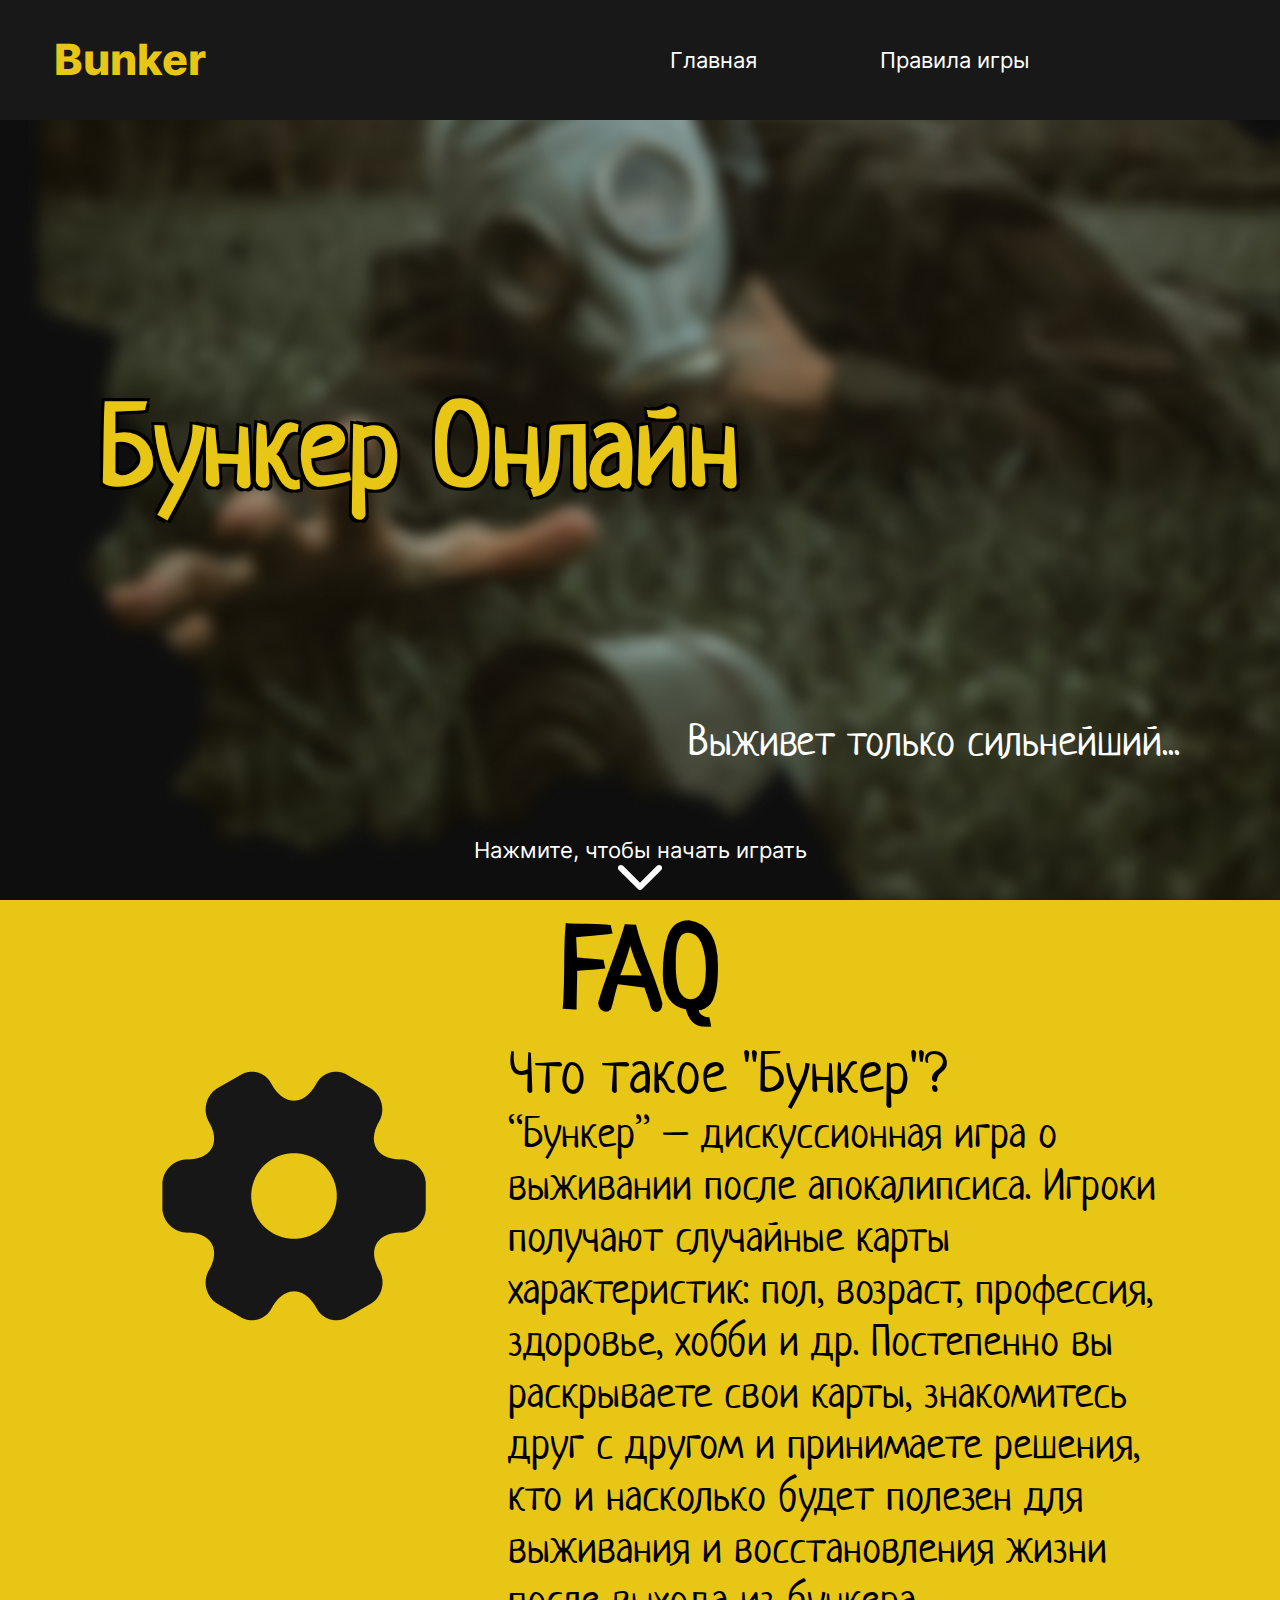
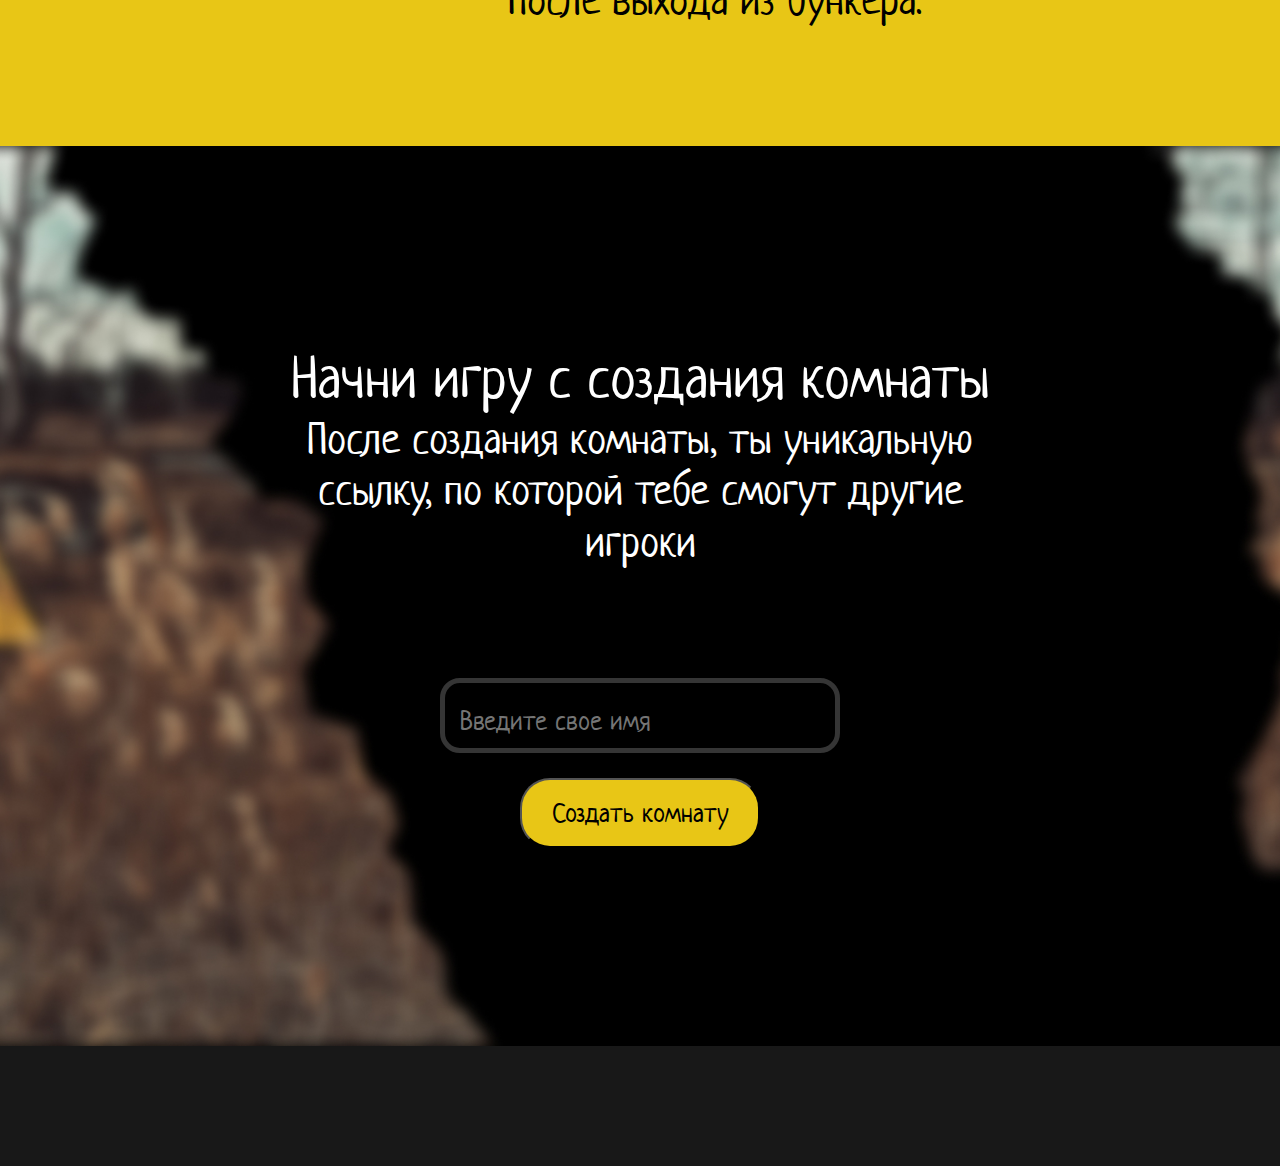
<file: index.html>
<!DOCTYPE html>
<html lang="en">
<head>
    <meta charset="UTF-8">
    <meta name="viewport" content="width=device-width, initial-scale=1.0">
    <title>Document</title>
    <link rel="stylesheet" href="./style/style.css">
</head>
<body>
    <header class="header">
        <div class="header__logo">
            <a href="/" class="header__logo-link">Bunker</a>
        </div>
        <nav class="header__nav">
            <ul class="header__list">
                <li class="header__item">
                    <a class="header__link" href="#!">Главная</a>    
                </li>
                <li class="header__item">
                    <a class="header__link" href="#!">Правила игры</a> 
                </li>
            </ul>
        </nav>
    </header>
    <main class="main">
        <section class="intro">
            <div class="intro__title_container">
                <h1 class="intro__title">Бункер Онлайн</h1>
            </div>
            <div class="intro__subtitle_container">
                <h2 class="intro__subtitle">Выживет только сильнейший...</h2>
            </div>
            <div class="intro__scroll_container">
                <p class="intro__scroll">Нажмите, чтобы начать играть</p>
                <img src="./img/arrow.svg" alt="" class="scroll">
            </div>
        </section> 
        <section class="faq">
            <div class="faq-container">
                <h2 class="faq__title">FAQ</h2>
                <div class="faq__text-container">
                    <img src="/img/gear.png" alt="" class="faq__icon">
                    <div class="">
                        <h2 class="faq__text__title">Что такое "Бункер"?</h2>
                        <p class="faq__text">“Бункер” – дискуссионная игра о выживании после апокалипсиса. Игроки получают случайные карты характеристик: пол, возраст, профессия, здоровье, хобби и др. Постепенно вы раскрываете свои карты, знакомитесь друг с другом и принимаете решения, кто и насколько будет полезен для выживания и восстановления жизни после выхода из бункера.</p>
                    </div>
                </div>
            </div>
        </section>
        <section class="outro">
            <div class="outro__container">
                <p class="outro__title">Начни игру с создания комнаты</p>
                <p class="outro__subtitle">После создания комнаты, ты уникальную ссылку, по которой тебе смогут другие игроки</p>
            </div>
            <input id="room_input" class="input" type="text" placeholder="Введите свое имя" />
            <button class="create_room-btn">Создать комнату</button>
        </section>
    </main>
    <footer class="footer">
        <div class="footer-container"></div>
    </footer>
</body>
</html>
</file>
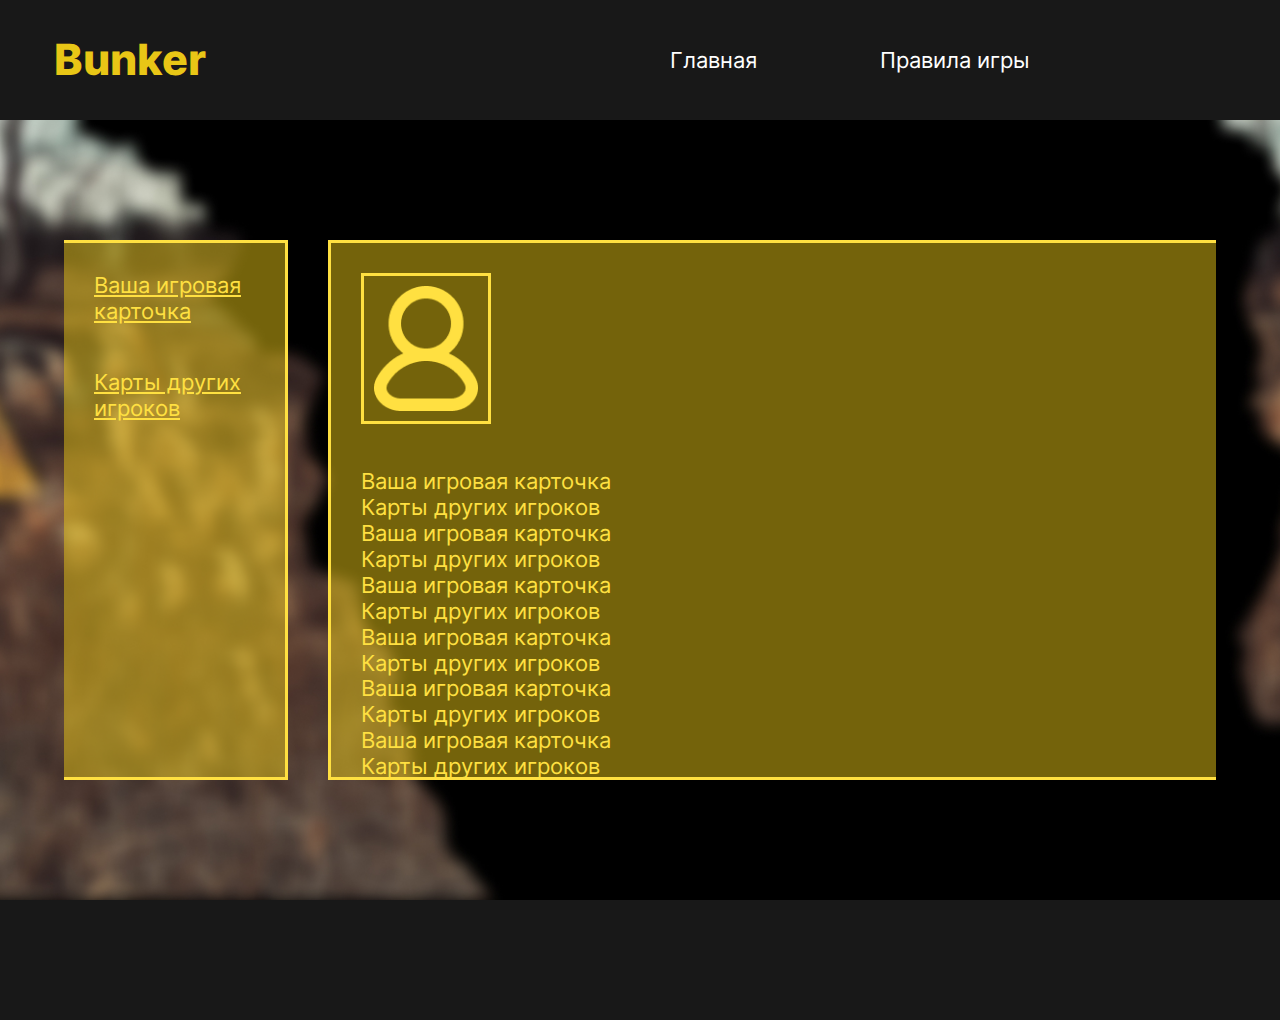
<file: game.html>
<!DOCTYPE html>
<html lang="en">
<head>
    <meta charset="UTF-8">
    <meta name="viewport" content="width=device-width, initial-scale=1.0">
    <title>Document</title>
    <link rel="stylesheet" href="./style/style.css">
</head>
<body>
    <header class="header">
        <div class="header__logo">
            <a href="/" class="header__logo-link">Bunker</a>
        </div>
        <nav class="header__nav">
            <ul class="header__list">
                <li class="header__item">
                    <a class="header__link" href="#!">Главная</a>    
                </li>
                <li class="header__item">
                    <a class="header__link" href="#!">Правила игры</a> 
                </li>
            </ul>
        </nav>
    </header>
    <main class="main">
        <section class="outro">
            <div class="card-container">
                <ul class="card__menu__list">
                    <li class="card__menu__item">Ваша игровая карточка</li>
                    <li class="card__menu__item">Карты других игроков</li>
                </ul>
                <ul class="card__info">
                    <li class="card__menu__item">
                        <div class="card__logo-container">
                            <img src="/img/card_logo.png" alt="" class="card__logo">
                        </div>
                    </li>
                    <li class="card__menu__item">Ваша игровая карточка</li>
                    <li class="card__menu__item">Карты других игроков</li>
                    <li class="card__menu__item">Ваша игровая карточка</li>
                    <li class="card__menu__item">Карты других игроков</li>
                    <li class="card__menu__item">Ваша игровая карточка</li>
                    <li class="card__menu__item">Карты других игроков</li>
                    <li class="card__menu__item">Ваша игровая карточка</li>
                    <li class="card__menu__item">Карты других игроков</li>
                    <li class="card__menu__item">Ваша игровая карточка</li>
                    <li class="card__menu__item">Карты других игроков</li>
                    <li class="card__menu__item">Ваша игровая карточка</li>
                    <li class="card__menu__item">Карты других игроков</li>
                </ul>
            </div>
        </section>
    </main>
    <footer class="footer">
        <div class="footer-container"></div>
    </footer>
</body>
</html>
</file>
<file: style/style.css>
*, *::before, *::after{
    box-sizing: border-box; 
}

*{
    margin: 0; 
    padding: 0; 
}

ul[role='list'], ol[role='list']{
    list-style: none; 
}

html:focus-within{
    scroll-behavior: smooth; 
}

a:not([class]){
    text-decoration-skip-ink: auto; 
}

img, picture, svg, video, canvas{
    max-width: 100%;
    height: auto; 
    vertical-align: middle; 
    font-style: italic; 
    background-repeat: no-repeat; 
    background-size: cover;
}

input, button, textarea, select{
    font: inherit; 
}

@media (prefers-reduced-motion: reduce){
    html:focus-within {
        scroll-behavior: auto;
    }
    *, *::before, *::after {
        animation-duration: 0.01ms !important;
        animation-iteration-count: 1 !important;
        transition-duration: 0.01ms !important;
        scroll-behavior: auto !important;
        transition: none;
    }
}

body, html{
    height: 100%; 
    scroll-behavior: smooth; 
}

/* inter-regular - cyrillic_latin */
@font-face {
    font-display: swap; /* Check https://developer.mozilla.org/en-US/docs/Web/CSS/@font-face/font-display for other options. */
    font-family: 'Inter';
    font-style: normal;
    font-weight: 400;
    src: url('../fonts/inter-v13-cyrillic_latin-regular.woff2') format('woff2'); /* Chrome 36+, Opera 23+, Firefox 39+, Safari 12+, iOS 10+ */
}

  /* inter-800 - cyrillic_latin */
@font-face {
    font-display: swap; /* Check https://developer.mozilla.org/en-US/docs/Web/CSS/@font-face/font-display for other options. */
    font-family: 'Inter';
    font-style: normal;
    font-weight: 800;
    src: url('../fonts/inter-v13-cyrillic_latin-800.woff2') format('woff2'); /* Chrome 36+, Opera 23+, Firefox 39+, Safari 12+, iOS 10+ */
}

/* neucha-regular - cyrillic_latin */
@font-face {
    font-display: swap; /* Check https://developer.mozilla.org/en-US/docs/Web/CSS/@font-face/font-display for other options. */
    font-family: 'Neucha';
    font-style: normal;
    font-weight: 400;
    src: url('../fonts/neucha-v17-cyrillic_latin-regular.woff2') format('woff2'); /* Chrome 36+, Opera 23+, Firefox 39+, Safari 12+, iOS 10+ */
}



html {
    font-size: 10px;
}

body {
    font-family: 'Inter';
    font-style: normal;
    font-size: 1rem;
    line-height: 1.2;
    font-weight: normal;
}

/*Header styles start*/

.header {
    background: fixed, #181818;
    width: 100%;
    height: 120px;
    display: flex;
    position: fixed;
    align-items: center;
    justify-content: space-between;
}

.header a {
    text-decoration:  none;
}

.header__logo a {
    font-family: 'Inter';
    font-weight: 800;
    font-size: 4.8rem;
    color: #E8C616;
    margin-left: 60px;
}

.header__nav {
    color: #FFF;
    font-family: 'Inter';
    font-size: 2.4rem;
    font-style: normal;
    font-weight: 400;
    line-height: normal;
}

.header__list {
    display: flex;
    flex-wrap: nowrap;
    list-style: none;
}

.header__item {
    margin-right: 123px;
}

.header__item:last-child {
    margin-right: 250px;
}

.header__link {
    color: white;
}

/*Header styles end*/
/*Intro styles start*/

.intro {
    min-height: 100vh;
    max-width: 100%;
    display: flex;
    justify-content: space-between;
    flex-direction: column;
    background: url(../img/first_screen.jpg) no-repeat center;
    background-size: cover;
}

.intro__title_container {
    display: flex;
    flex-wrap: wrap;
}

.intro__title {
    padding-top: 378px;
    padding-left: 140px;
    font-family: 'Neucha';
    font-size: 12.8rem;
    color: #E8C616;
    text-shadow:
    -3px -3px 0 black,
    3px -3px 0 black,
    -3px 3px 0 black,
    3px 3px 0 black;
}

.intro__subtitle_container {
    display: flex;
    justify-content: end;
    flex-wrap: wrap;
}

.intro__subtitle {
    padding-top: 10%;
    padding-right: 140px;
    font-family: 'Neucha';
    font-size: 4.8rem;
    color: white;
    font-weight: 400;
    text-align: right;
}

.intro__scroll_container {
    display: block;
    margin: 0px auto 10px;
}

.intro__scroll_container img{
    display: flex;
    margin: auto;
}

.intro__scroll {
    font-family: 'Inter';
    font-size: 2.4rem;
    font-weight: 300;
    color: white;
    align-items: center;
}

/*Intro styles end*/
/*FAQ styles start*/

.faq {
    min-height: 70.2vh;
    max-width: 100%;
    background-color: #E8C616;
}

.faq-container {
    display: flex;
    flex-direction: column;
    align-items: center;
    padding: 0px 140px;
    padding-bottom: 188px;
}

.faq__title {
    font-family: 'Neucha';
    font-size: 12.8rem;
}

.faq__text-container {
    display: flex;
    flex-direction: row;
}

.faq__text-container p {
    font-family: 'Neucha';
    font-size: 4.8rem;     
}

.faq__icon {
    max-width: 316px;
    width: 100%;
    height: 100%;
    padding: auto 0px;
    margin: 0px 86px;
}

.faq__text__title {
    font-family: 'Neucha';
    font-size: 6.4rem;
    font-weight: 400;
}


/*FAQ styles end*/
/*Outro styles start*/

.outro {
    height: 100vh;
    display: flex;
    background: url(../img/third_screen.jpg) no-repeat center;
    background-size: cover;
    justify-content: center;
    flex-direction: column;
    align-items: center;
}

.outro__container {
    max-width: 737px;
    text-align: center;
}

.outro__title {
    font-family: 'Neucha';
    font-size: 6.4rem;
    color: white;
    font-weight: 400;
}

.outro__subtitle {
    font-family: 'Neucha';
    font-size: 4.8rem;
    color: white;
    font-weight: 400;
}

.input {
    margin-top: 110px;
    padding-left: 15px;
    padding-top: 10px;
    height: 75px;
    width: 400px;
    border: 5px solid #353535;
    border-radius: 20px;
    background-color: transparent;
    font-family: 'Neucha';
    font-size: 3rem;
    color: #353535;
}

.create_room-btn {
    margin-top: 25px;
    height: 70px;
    width: 240px;
    font-family: 'Neucha';
    font-size: 3rem;
    color: black;
    font-weight: 400;
    background-color: #E8C616;
    border-radius: 30px;
}

/*Outro styles end*/
/*Game page styles start*/

.card-container {
    display: flex;
    flex-direction: row;
    width: 90%;
    margin: 120px auto 0px;
    height: 60%;
    font-family: 'Inter';
    font-size: 2.4rem;
    color: #FFE041;
    font-weight: 400;
}

.card__menu__list {
    background-color: rgba(232, 198, 22, 0.5);
    padding: 30px 30px;
    width: 20%;
    margin-right: 40px;
    border: 3px solid #FFE041;
    border-left: 0;
}

.card__menu__list li {
    margin-bottom: 30px;
    text-decoration: underline;
}

.card__menu__item:last-child {
    margin-bottom: 0px;
}

.card__info {
    background-color: rgba(232, 198, 22, 0.5);
    padding: 30px 30px;
    width: 80%;
    border: 3px solid #FFE041;
    border-right: 0;
    overflow: scroll;
}

.card__logo-container {
    padding: 10px;
    border: 3px solid #FFE041;
    width: 130px;
    align-content: center;
}

.card__menu__item:first-child {
    margin-bottom: 45px;
}

.card__menu__item {
    list-style: none;
}

/*Game page styles end*/
/*Footer styles start*/
.footer {
    height: 120px;
    background: fixed, #181818;
    width: 100%;
    height: 120px;
    display: flex;
    align-items: center;
    justify-content: space-between;

}
/*Footer styles end*/

@media (max-width: 1400px) {
    html {
        font-size: 9px;
    }

    .header__logo a {
        margin-left: 54px;
    }

    .intro__title {
        padding-left: 100px;
    }

    .intro__subtitle {
        padding-right: 100px;
    }

    .faq-container {
        padding: 0px 80px;
        padding-bottom: 120px;
    }

    .faq__icon {
        margin: 0px 56px;
    }


  }

  @media (max-width: 990px) {
    html {
        font-size: 8px;
    }
    
    .header__logo a {
        margin-left: 47px;
    }

    .intro__title {
        padding-left: 50px;
    }

    .intro__subtitle {
        padding-right: 50px;
    }

    .faq-container {
        padding: 0px 70px;
        padding-bottom: 90px;
    }

    .faq__icon {
        display: none;
    }

    .card-container {
        flex-direction: column;
        margin-top: 100px;
        height: 70%;
    }

    .card__menu__list {
        display: flex;
        flex-direction: row;
        overflow: scroll;
        margin: 0px;
        margin-bottom: 40px;
        border: 3px solid #FFE041;
        border-top: 0;
        width: 100%;
        padding: auto;
    }
    
    .card__menu__item:first-child {
        margin-bottom: 0;
        margin-left: 0;
    }

    .card__menu__item:last-child {
        margin-right: 0;
    }

    .card__menu__list li {
        padding: auto;
        margin: 0 50%;
        min-width: 100%;
        text-align: center;
        
    }

    .card__info {
        border: 3px solid #FFE041;
        border-bottom: 0;
        width: 100%;
    }

    .card__logo-container {
        width: 100px;
    }
  }

  @media (max-width: 770px) {
    html {
        font-size: 7px;
    }

    .header__logo a {
        margin-left: 40px;
    }

    .intro__title {
        max-width: 50%;
        padding-left: 30px;
    }

    .intro__subtitle {
        padding-right: 30px;
        max-width: 50%;
    }
    
    .input {
        width: 300px;
        height: 60px;
    }

    .faq-container {
        padding: 0px 35px;
        padding-bottom: 40px;
    }

    .faq__icon {
        display: none;
    }
  }
</file>
